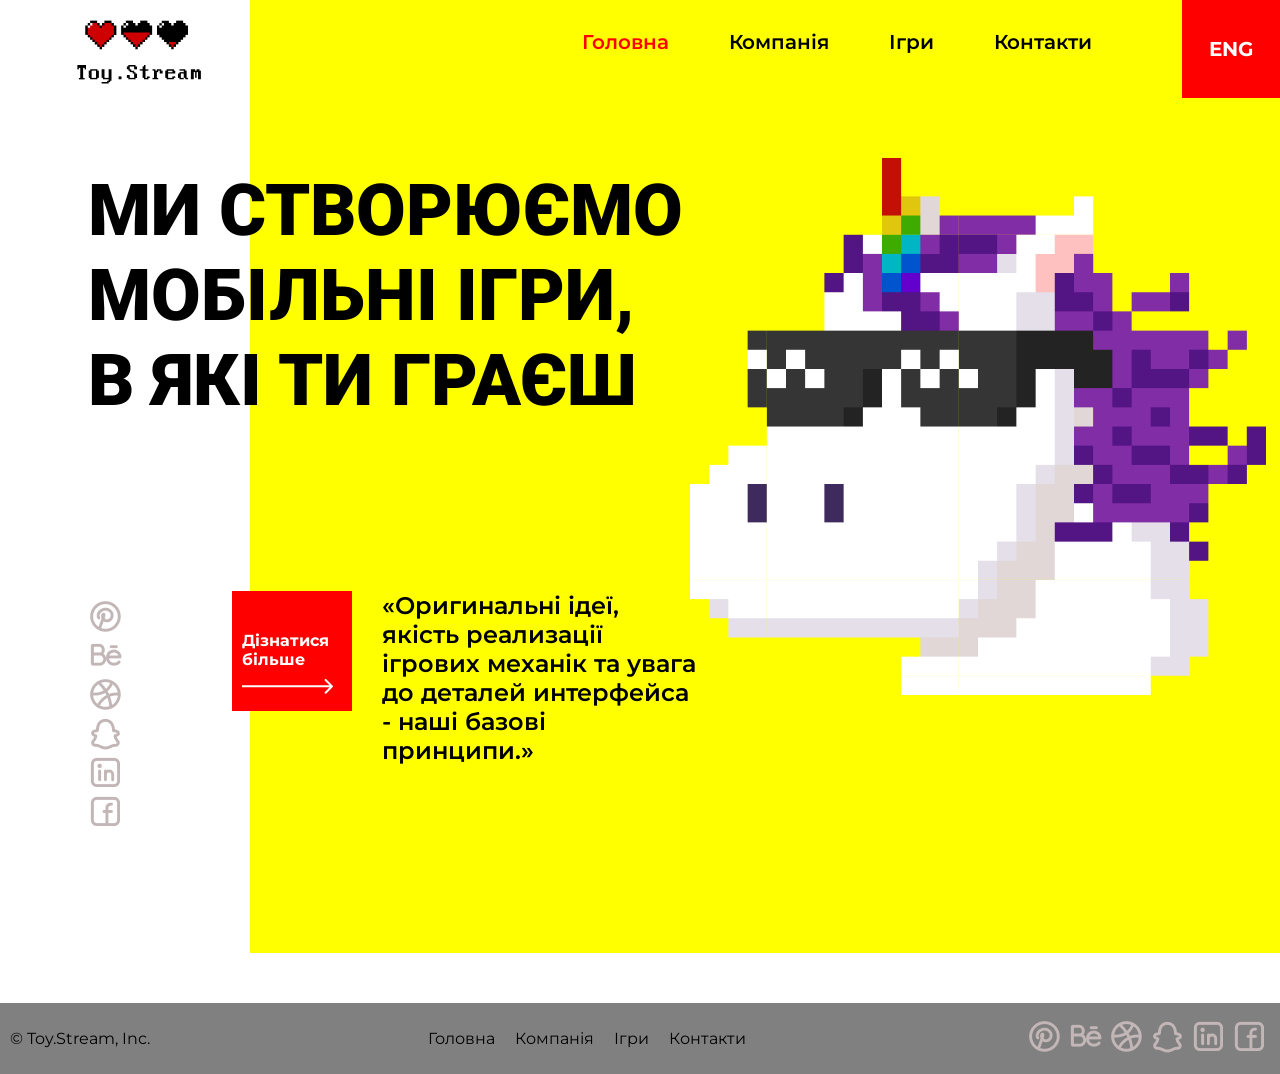
<file: index.html>
<!DOCTYPE html>
<html lang="en">
<head>
    <meta charset="UTF-8">
    <meta name="viewport" content="width=device-width, initial-scale=1.0">
    <title>Toys.Stream</title>
    <link rel="preconnect" href="https://fonts.googleapis.com">
    <link rel="preconnect" href="https://fonts.gstatic.com" crossorigin>
    <link href="https://fonts.googleapis.com/css2?family=Montserrat:ital,wght@0,100..900;1,100..900&family=Roboto+Condensed:ital,wght@0,100..900;1,100..900&display=swap" rel="stylesheet">
    <link href="https://fonts.googleapis.com/css2?family=Montserrat:ital,wght@0,100..900;1,100..900&family=Roboto+Condensed:ital,wght@0,100..900;1,100..900&family=Roboto:ital,wght@0,100..900;1,100..900&display=swap" rel="stylesheet">
    <link rel="stylesheet" href="./style.css">
    <link rel="stylesheet" href="./assets/css/header.css">
    <link rel="stylesheet" href="./assets/css/footer.css">
    <link rel="stylesheet" href="./assets/css/home.css">
</head>
<body>
    <div class="wrapper">
        <header class="header">
            <div class="burger"></div>
            <a href="#" class="logo"></a>
            <ul class="menu">
                <li><a class="active" href="#">Головна</a></li>
                <li><a href="./pages/about.html">Компанія</a></li>
                <li><a href="/pages/games.html">Ігри</a></li>
                <li><a href="./pages/contact.html">Контакти</a></li>
            </ul>
            <div class="lang">eng</div>
        </header>
        <main class="main">
            <h1 class="title">Ми створюємо <br> мобільні ігри, <br>в які ти граєш</h1>
            <img class="mobile-unicorn" src="./assets/images/unicorn-322.png" alt="unicorn">
            <div class="content">
                <a class="more" href="">Дізнатися більше <img src="./assets/icons/Arrow 3.svg" alt="arrow"></a>
                <p class="text">«Оригинальні ідеї, якість реализації ігрових механік та увага до деталей интерфейса - наші базові принципи.»</p>
            </div>
            <div class="flex">
                <ul class="main-social">
                    <li><a href=""><img src="./assets/icons/Pintrest.png" alt=""></a></li>
                    <li><a href=""><img src="./assets/icons/Behance.png" alt=""></a></li>
                    <li><a href=""><img src="./assets/icons/Dribbble.png" alt=""></a></li>
                    <li><a href=""><img src="./assets/icons/Snapchat.png" alt=""></a></li>
                    <li><a href=""><img src="./assets/icons/Linkedin.png" alt=""></a></li>
                    <li><a href=""><img src="./assets/icons/Facebook.png" alt=""></a></li>
                </ul>
                <img class="big-unicorn" src="./assets/images/unicorn.png" alt="unicorn">
            </div>
        </main>
    </div>
    <footer class="footer">
        <p>&copy; Toy.Stream, Inc.</p>
        <ul class="footer-menu">
            <li><a class="#" href="">Головна</a></li>
            <li><a href="./pages/about.html">Компанія</a></li>
            <li><a href="./pages/games.html">Ігри</a></li>
            <li><a href="./pages/contact.html">Контакти</a></li>
        </ul>
        <ul class="footer-social">
            <li><a href=""><img src="./assets/icons/Pintrest.png" alt=""></a></li>
            <li><a href=""><img src="./assets/icons/Behance.png" alt=""></a></li>
            <li><a href=""><img src="./assets/icons/Dribbble.png" alt=""></a></li>
            <li><a href=""><img src="./assets/icons/Snapchat.png" alt=""></a></li>
            <li><a href=""><img src="./assets/icons/Linkedin.png" alt=""></a></li>
            <li><a href=""><img src="./assets/icons/Facebook.png" alt=""></a></li>
        </ul>
    </footer>
</body>
</html>
</file>
<file: style.css>
*{
    box-sizing: border-box;
}
body{
    margin: 0;
    font-family: Montserrat, sans-serif;
}
a{
    color: inherit;
    text-decoration: none;
}
ul{
    list-style: none;
    margin: 0;
    padding: 0;
}
h1{
    text-transform: uppercase;
}
h1, h2{
    font-family: Roboto, sans-serif;
}
.wrapper{
    background-image: linear-gradient(90deg, white 70px, yellow 70px);
    margin-bottom: 50px;
}

@media screen and (min-width:1200px) {
    .wrapper{
        background-image: linear-gradient(90deg, white 250px, yellow 250px);
    }
}
</file>
<file: assets/css/header.css>
.header{
    display: flex;
    justify-content: space-between;
    align-items: center;
    padding-left: 15px;
}
.burger{
    width: 34px;
    height: 29px;
    background-image: url(../icons/burger-menu.svg);
    background-repeat: no-repeat;
}
.logo{
    display: block;
    width: 135px;
    height: 75px;
    background-image: url(../images/logo.png);
    background-repeat: no-repeat;
}
.lang{
    width: 98px;
    height: 98px;
    background-color: red;
    color: white;
    text-align: center;
    line-height: 98px;
    font-size: 20px;
    text-transform: uppercase;
    font-weight: bold;
}
.burger,
.logo,
.lang{
    position: relative;
    z-index: 99;
}
.menu{
    display: none;
    flex-direction: column;
    align-self: flex-start;
    list-style: none;
    position: fixed;
    background-color: #ffffff99;
    top: 0;
    left: 0;
    width: 100%;
    height: 100%;
    margin: 0;
    padding-top: 120px;
}
.menu a{
    display: inline-block;
    padding: 30px;
    text-transform: uppercase;
    font-weight: 900;
    font-size: 32px;
    font-family: Roboto, sans-serif;
}
.burger:hover~.menu{
    display: flex;
}
.burger:hover{
    background-image: url(../icons/x.png);
}

@media screen and (min-width:768px) {
    .logo{
        margin-right: auto;
        margin-left: 56px;
    }
}
@media screen and (min-width:1200px) {
    .burger{
        display: none;
    }
    .menu{
        display: flex;
        flex-direction: row;
        list-style: none;
        color: black;
        /* font-size: 20px; */
        /* font-weight: 600; */
        margin-right: 60px;
        position: static;
        background-color: transparent;
        width: auto;
        height: auto;
        padding-top: 0px;
    }
    .menu a{
        display: inline-block;
        padding: 30px;
        text-transform: none;
        font-weight: 600;
        font-size: 20px;
        font-family: Montserrat, sans-serif;
    }
    .active{
        color: red;
    }
}
</file>
<file: assets/css/footer.css>
.footer{
    background-color: gray;
    display: flex;
    justify-content: space-between;
    align-items: center;
    padding: 10px;
}
.footer-social{
    display: flex;
}
.footer-menu{
    display: none;
}
.footer-menu a{
    padding: 10px;
}
.footer-social a{
    padding: 3px;
}
@media screen and (min-width:768px){
    .footer-menu{
        display: flex;
    }
}
</file>
<file: assets/css/home.css>
.main{
    padding-left: 15px;
    margin-bottom: 5px;
    position: relative;
}
.title{
    margin-top: 70px;
    font-size: 32px;
    font-weight: 900;
    text-transform: uppercase;
}
.mobile-unicorn{
    display: block;
    margin: 70px auto;

}
.content{
    display: inline-flex;
    flex-direction: column;
}
.more{
    display: block;
    width: 120px;
    height: 120px;
    background-color: red;
    padding: 40px 10px;
    color: white;
    font-size: 16px;
    font-weight: 700;
}
.more img{
    margin-top: 10px;
}
.text{
    width: 50%;
    font-weight: 600;
}
.big-unicorn{
    display: none;
}
.main-social{
    display: none;
}



@media screen and (min-width:768px) {
.main{
    padding-left: 2em;
}
.mobile-unicorn{
    display: none;
}
.flex{
    display: flex;
    margin-top: 50px;
}
.big-unicorn{
    display: block;
    margin-left: 50px;
    width: 85%;
}
.content{
    flex-direction: row;
}
.title{
    font-size: 72px;
}
.text{
    font-size: 24px;
    margin-left: 30px;
    margin-top: 0;
}
.main-social{
    display: block;
}
}

@media screen and (min-width:1200px) {
    .text{
        width: 30%;
    }
    .big-unicorn{
        position: absolute;
        top: -10px;
        left: 50%;
        max-width: 786px;
        width: 45%;
    }
    .title{
        margin-left: 56px;
    }
    .content{
        position: relative;
        top: 120px;
        padding-left: 200px;
    }
    .main-social{
        margin-left: 56px;
        position: relative;
        top: -120px;
    }
}
</file>
